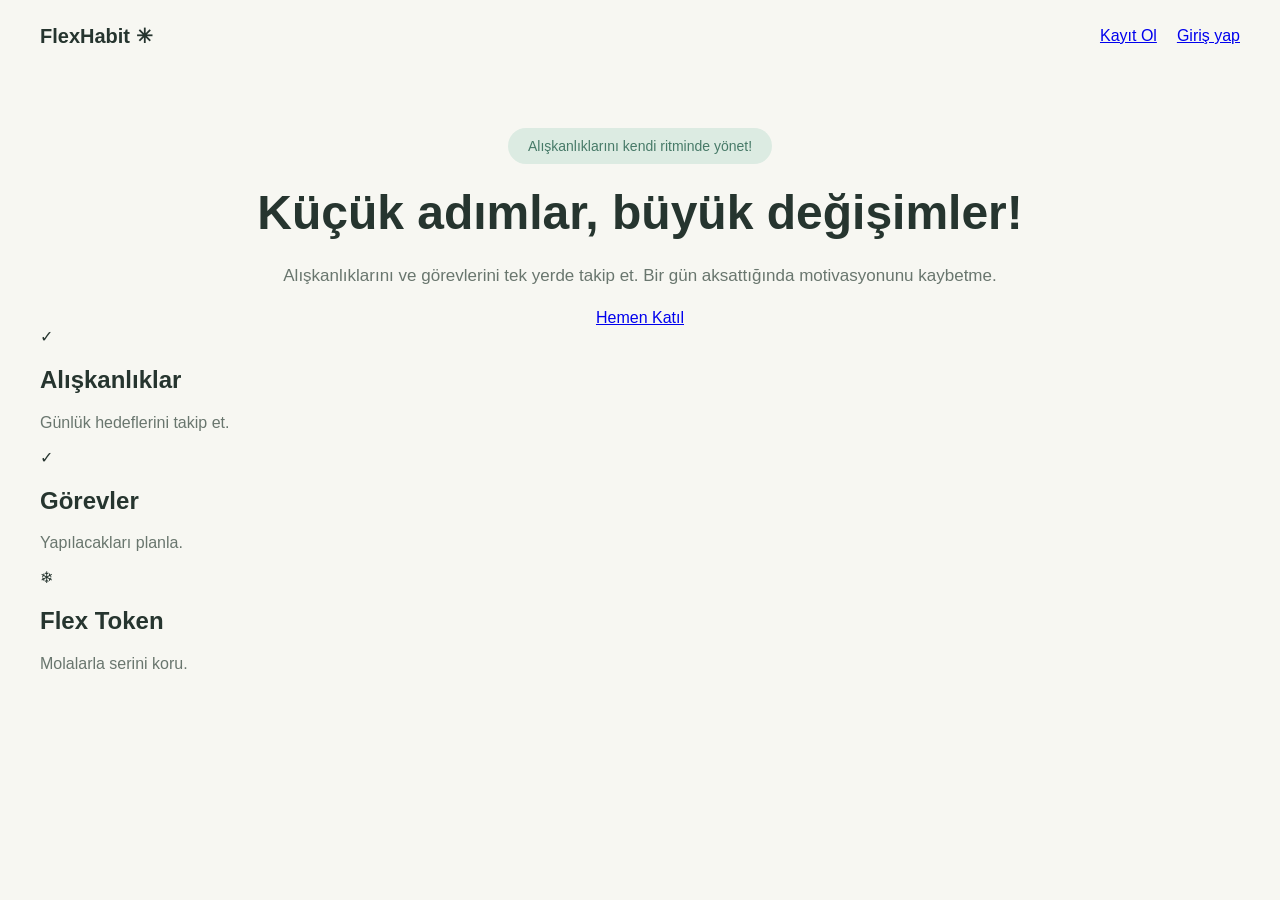
<file: Frontend/index.html>
<!DOCTYPE html>
<html lang="tr">
<head>
    <meta charset="UTF-8">
    <meta name="viewport" content="width=device-width, initial-scale=1.0">
    <title>FlexHabit</title>
    <link rel="stylesheet" href="css/style.css">
</head>
<body>

<header>
    <nav class="navbar">
        <a href="index.html" class="logo">FlexHabit ✳</a>

        <div class="nav-actions">
            <a href="register.html" class="register-link">Kayıt Ol</a>
            <a href="login.html" class="login-link">Giriş yap</a>
        </div>
    </nav>
</header>

<main>

    <section class="hero">
        <span class="hero-badge">Alışkanlıklarını kendi ritminde yönet!</span>
        <h1 class="hero-title">Küçük adımlar, büyük değişimler!</h1>
        <p class="hero-description">Alışkanlıklarını ve görevlerini tek yerde takip et. Bir gün aksattığında motivasyonunu kaybetme.</p>
        <a href="register.html" class="hero-button">Hemen Katıl</a>
    </section>

    <section class="features">
        <article class="feature-card">
            <span class="feature-icon">✓</span>
            <h2>Alışkanlıklar</h2>
            <p>Günlük hedeflerini takip et.</p>
        </article>

        <article class="feature-card">
            <span class="feature-icon">✓</span>
            <h2>Görevler</h2>
            <p>Yapılacakları planla.</p>
        </article>

        <article class="feature-card">
            <span class="feature-icon">❄</span>
            <h2>Flex Token</h2>
            <p>Molalarla serini koru.</p>
        </article>
    </section>


</main>
    
</body>
</html>
</file>
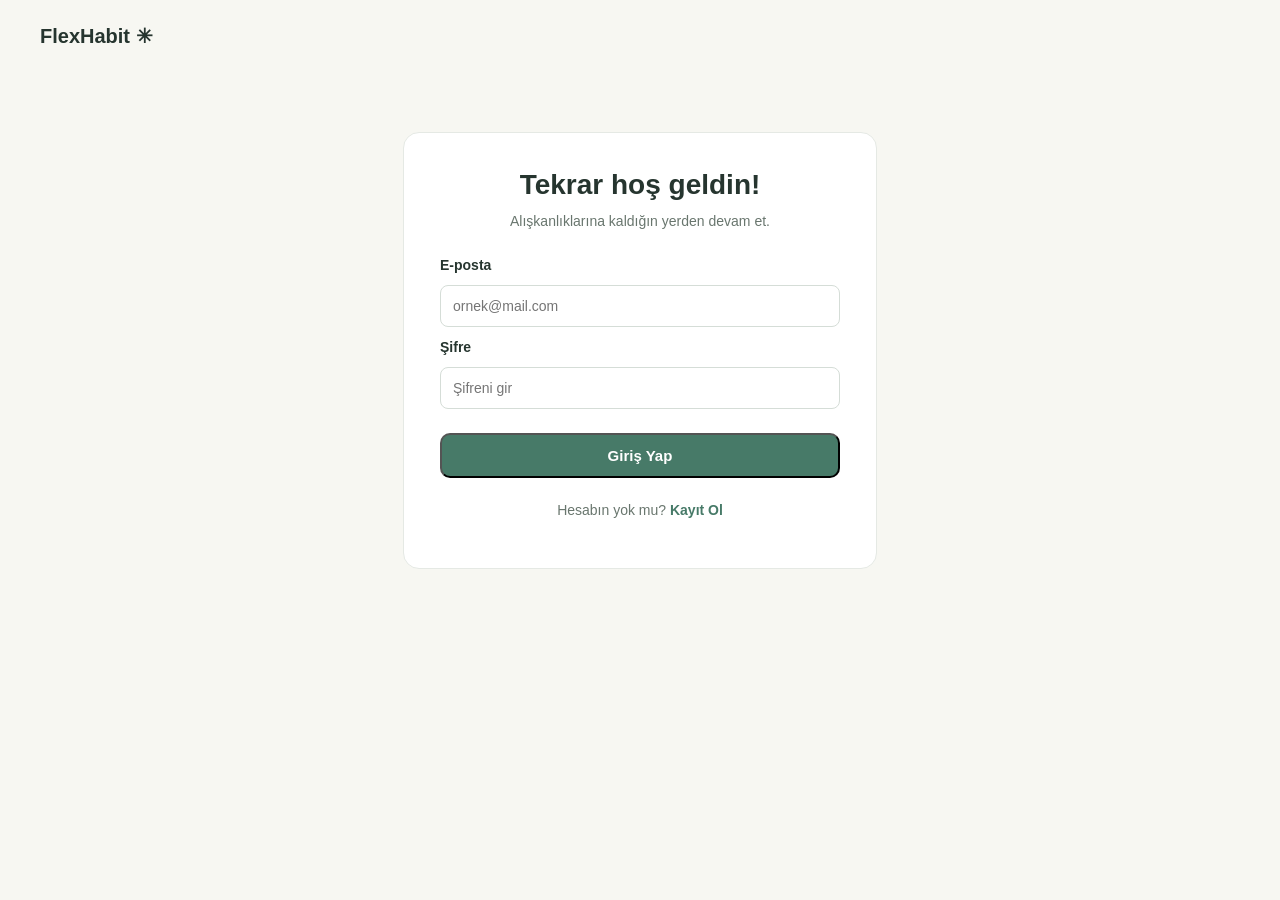
<file: Frontend/login.html>
<!DOCTYPE html>
<html lang="tr">
<head>
    <meta charset="UTF-8">
    <meta name="viewport" content="width=device-width, initial-scale=1.0">
    <title>FlexHabit - Giriş Yap</title>
    <link rel="stylesheet" href="css/style.css">
</head>
<body>

<header>
    <nav class="navbar">
        <a href="index.html" class="logo">FlexHabit ✳</a>
    </nav>
</header>

<main class="auth-page">
    <section class="auth-card">
        <h1>Tekrar hoş geldin!</h1>
        <p>Alışkanlıklarına kaldığın yerden devam et.</p>

        <form>
            <label for="login-email">E-posta</label>
            <input type="email" id="login-email"
                   name="email" placeholder="ornek@mail.com" required>

            <label for="login-password">Şifre</label>
            <input type="password" id="login-password"
                   name="password" placeholder="Şifreni gir" required>

            <button type="submit" class="btn btn-primary">
                Giriş Yap
            </button>
        </form>

        <p class="auth-footer">
            Hesabın yok mu?
            <a href="register.html">Kayıt Ol</a>
        </p>
    </section>
</main>

</body>
</html>
</file>
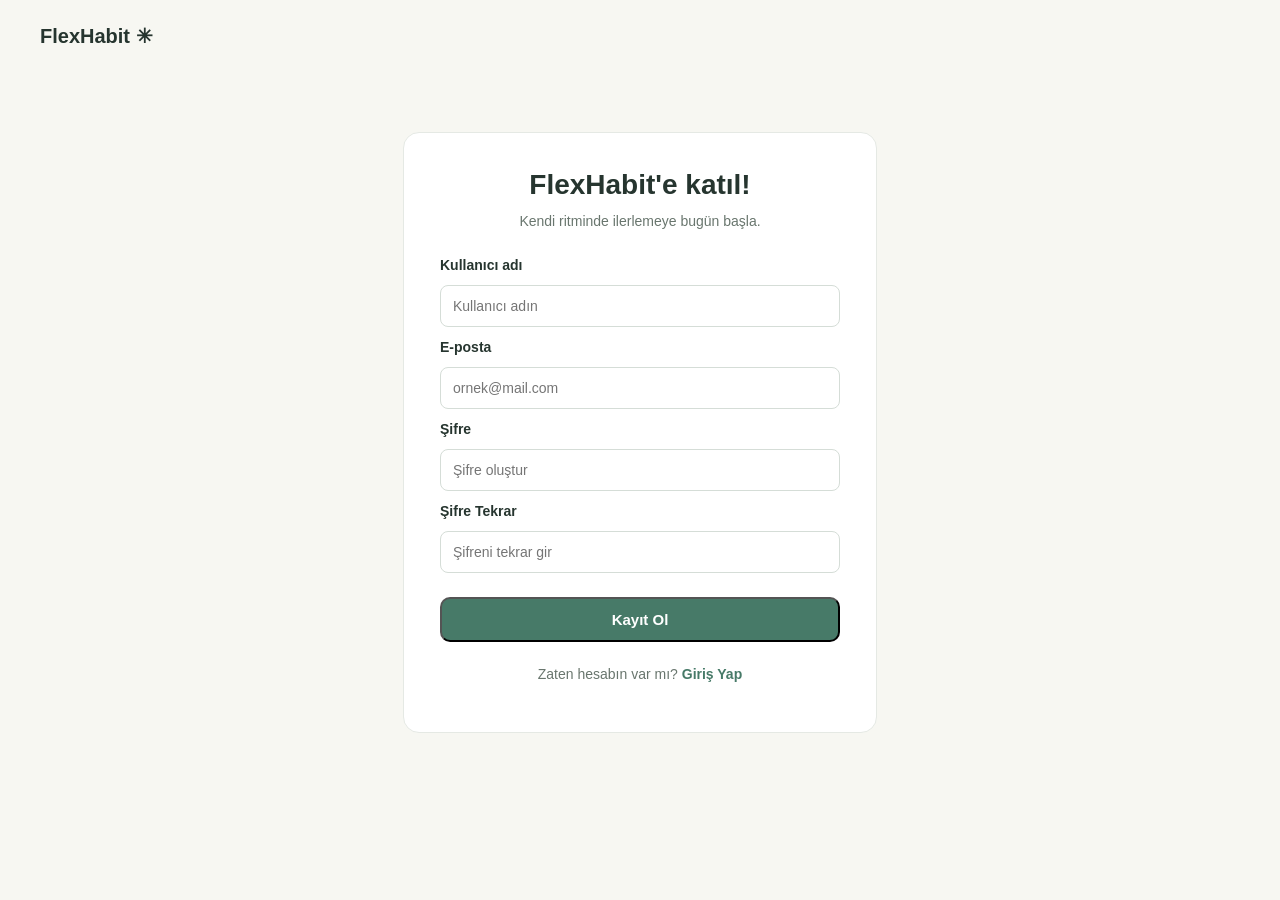
<file: Frontend/register.html>
<!DOCTYPE html>
<html lang="tr">
<head>
    <meta charset="UTF-8">
    <meta name="viewport" content="width=device-width, initial-scale=1.0">
    <title>FlexHabit - Kayıt Ol</title>
    <link rel="stylesheet" href="css/style.css">
</head>
<body>

<header>
    <nav class="navbar">
        <a href="index.html" class="logo">FlexHabit ✳</a>
    </nav>
</header>

<main class="auth-page">
    <section class="auth-card">
        <h1>FlexHabit'e katıl!</h1>
        <p>Kendi ritminde ilerlemeye bugün başla.</p>

        <form>
            <label for="register-name">Kullanıcı adı</label>
            <input type="text" id="register-name"
                   name="username" placeholder="Kullanıcı adın" required>

            <label for="register-email">E-posta</label>
            <input type="email" id="register-email"
                   name="email" placeholder="ornek@mail.com" required>

            <label for="register-password">Şifre</label>
            <input type="password" id="register-password"
                   name="password" placeholder="Şifre oluştur"
                   minlength="8" required>

            <label for="register-confirm">Şifre Tekrar</label>
            <input type="password" id="register-confirm"
                   name="confirmPassword" placeholder="Şifreni tekrar gir"
                   minlength="8" required>

            <button type="submit" class="btn btn-primary">
                Kayıt Ol
            </button>
        </form>

        <p class="auth-footer">
            Zaten hesabın var mı?
            <a href="login.html">Giriş Yap</a>
        </p>
    </section>
</main>

</body>
</html>
</file>
<file: Frontend/css/style.css>
:root {
    --background: #F7F7F2;
    --surface: #FFFFFF;
    --primary: #477A68;
    --primary-light: #DCEBE2;
    --text: #26352F;
}

body {
    margin: 0;
    background-color: var(--background);
    color: var(--text);
    font-family: Arial, sans-serif;
}



header {
    background-color: var(--background);
}

.navbar {
    max-width: 1200px;
    margin: 0 auto;
    padding: 24px 32px;

    display: flex;
    align-items: center;
    justify-content: space-between;
}

.logo {
    color: var(--text);
    font-size: 20px;
    font-weight: bold;
    text-decoration: none;
}

.nav-actions {
    display: flex;
    align-items: center;
    gap: 20px;
}

.nav-link {
    color: var(--text);
    text-decoration: none;
    font-size: 14px;
}

.nav-link:hover {
    color: var(--primary);
}

.profile-link {
    color: var(--primary);
    text-decoration: none;
    font-size: 24px;
}


main {
    max-width: 1200px;
    margin: 0 auto;
    padding: 16px 32px 32px;
}

#greeting {
    font-size: 32px;
    font-weight: 600;
    margin-bottom: 8px;
}

main p {
    color: #69766E;
    font-size: 16px;
    margin-top: 0;
}


.weekly-calendar {
    margin-top: 40px;
}

.weekly-calendar h3 {
    font-size: 20px;
    margin-bottom: 20px;
}

.week-days {
    display: grid;
    grid-template-columns: repeat(7, 1fr);
    gap: 12px;
}

.day {
    background-color: var(--surface);
    padding: 20px 10px;
    border-radius: 12px;
    text-align: center;
    border: 1px solid #E5E9E4;
}

.day.today {
    background-color: var(--primary);
    color: white;
    border-color: var(--primary);
    font-weight: 600;
}

.day {
    display: flex;
    flex-direction: column;
    align-items: center;
    gap: 6px;
}

.day strong {
    font-size: 22px;
}

.day span {
    font-size: 13px;
    color: #69766E;
}

.day.today span {
    color: white;
}


.weekly-calendar {
    margin-top: 24px;
}


.habits-section {
    margin-top: 32px;
}

.section-header {
    display: flex;
    align-items: center;
    justify-content: space-between;
    margin-bottom: 16px;
}

.section-header h3 {
    font-size: 20px;
    margin: 0;
}

.add-button {
    width: 36px;
    height: 36px;
    border: none;
    border-radius: 50%;
    background-color: var(--primary);
    color: white;
    font-size: 24px;
    cursor: pointer;
}

.habit-card {
    background-color: var(--surface);
    border: 1px solid #E5E9E4;
    border-radius: 12px;
    padding: 18px 20px;
    margin-bottom: 12px;

    display: flex;
    align-items: center;
    justify-content: space-between;
}

.habit-info h4 {
    margin: 0 0 6px;
    font-size: 16px;
}

.habit-info p {
    margin: 0;
    font-size: 14px;
    color: #69766E;
}

.habit-status {
    width: 24px;
    height: 24px;
    border: 2px solid var(--primary);
    border-radius: 50%;
    background: transparent;
    cursor: pointer;
}


.tasks-section {
    margin-top: 32px;
}

.task-card {
    background-color: var(--surface);
    border: 1px solid #E5E9E4;
    border-radius: 12px;
    padding: 18px 20px;
    margin-bottom: 12px;

    display: flex;
    align-items: center;
    justify-content: space-between;
}

.task-info h4 {
    margin: 0 0 6px;
    font-size: 16px;
}

.task-info p {
    margin: 0;
    font-size: 14px;
    color: #69766E;
}

.task-status {
    width: 24px;
    height: 24px;
    border: 2px solid var(--primary);
    border-radius: 6px;
    background: transparent;
    cursor: pointer;
}


.flex-token {
    display: flex;
    align-items: center;
    gap: 6px;
    padding: 8px 12px;

    background-color: var(--primary-light);
    color: var(--primary);
    border-radius: 20px;

    font-size: 14px;
    font-weight: 600;
    cursor: help;
}

.hero{
    display: flex;
    flex-direction: column;
    align-items: center;
    text-align: center;
    gap: 20px;
    padding-top: 40px;
}

.hero-badge{
    background-color: var(--primary-light);
    color: var(--primary);
    padding: 10px 20px;
    border-radius: 30px;
    font-size: 14px;
}

.hero-title{
    font-size: 48px;
    font-weight: 700;
    color: var(--text);
    margin: 0;
    line-height: 1.2;
}

.hero-description{
    font-size: 17px;
    color: #69766E;
    line-height: 1.6;
    margin: 0;
}

.btn{
    display: inline-block;
    padding: 12px 24px;
    border-radius: 10px;
    text-decoration: none;
    font-size: 15px;
    font-weight: 600;
    cursor: pointer;
}

.btn-primary{
    background-color: var(--primary);
    color: white;
}


/* Giriş ve kayıt sayfaları */

.auth-page {
    display: flex;
    justify-content: center;
    padding-top: 60px;
}

.auth-card {
    width: 100%;
    max-width: 400px;
    background-color: var(--surface);
    padding: 36px;
    border-radius: 16px;
    border: 1px solid #E5E9E4;
}

.auth-card h1 {
    text-align: center;
    margin: 0 0 12px;
    font-size: 28px;
}

.auth-card > p {
    text-align: center;
    color: #69766E;
    font-size: 14px;
}

.auth-card form {
    display: flex;
    flex-direction: column;
    gap: 12px;
    margin-top: 28px;
}

.auth-card label {
    font-size: 14px;
    font-weight: 600;
}

.auth-card input {
    padding: 12px;
    border: 1px solid #D5DDD7;
    border-radius: 8px;
    font-size: 14px;
}

.auth-card input:focus {
    outline: 2px solid var(--primary);
    outline-offset: 1px;
}

.auth-card button {
    margin-top: 12px;
}

.auth-footer {
    text-align: center;
    margin-top: 24px;
}

.auth-footer a {
    color: var(--primary);
    font-weight: 600;
    text-decoration: none;
}
</file>
